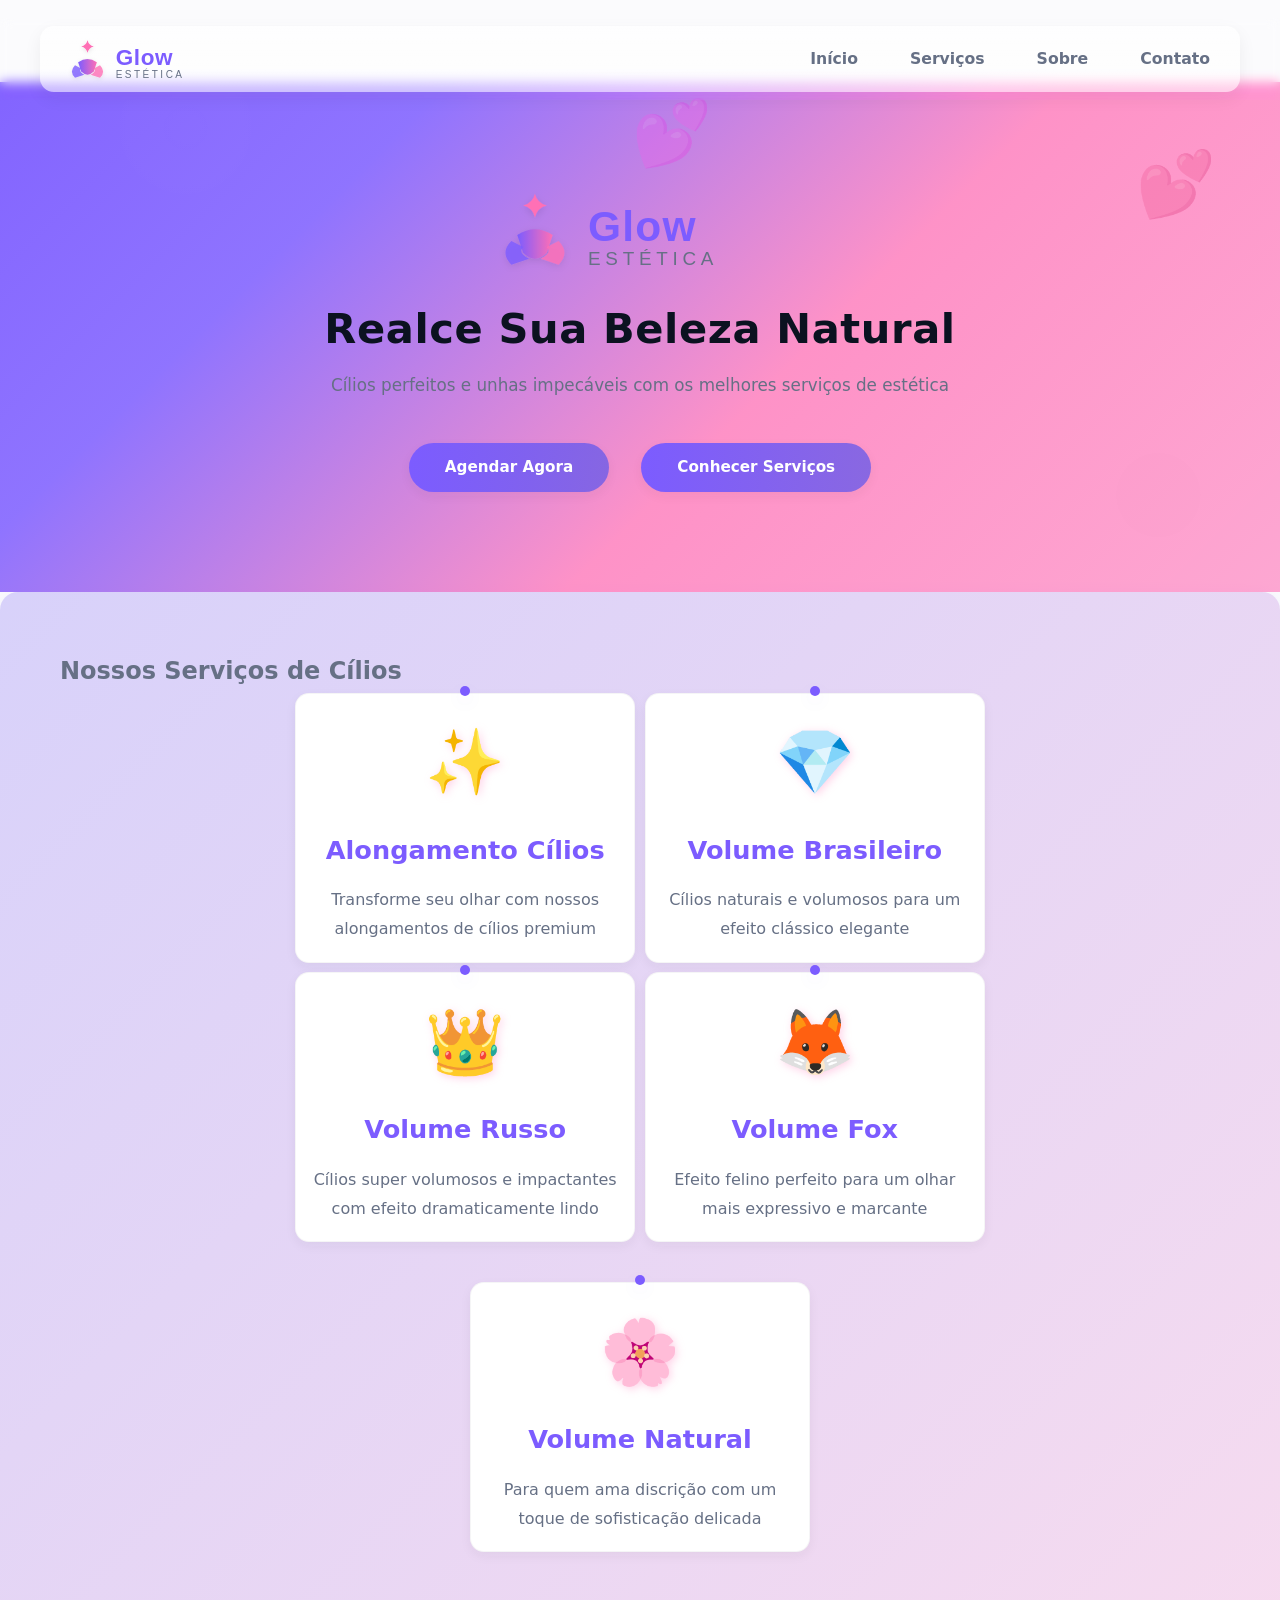
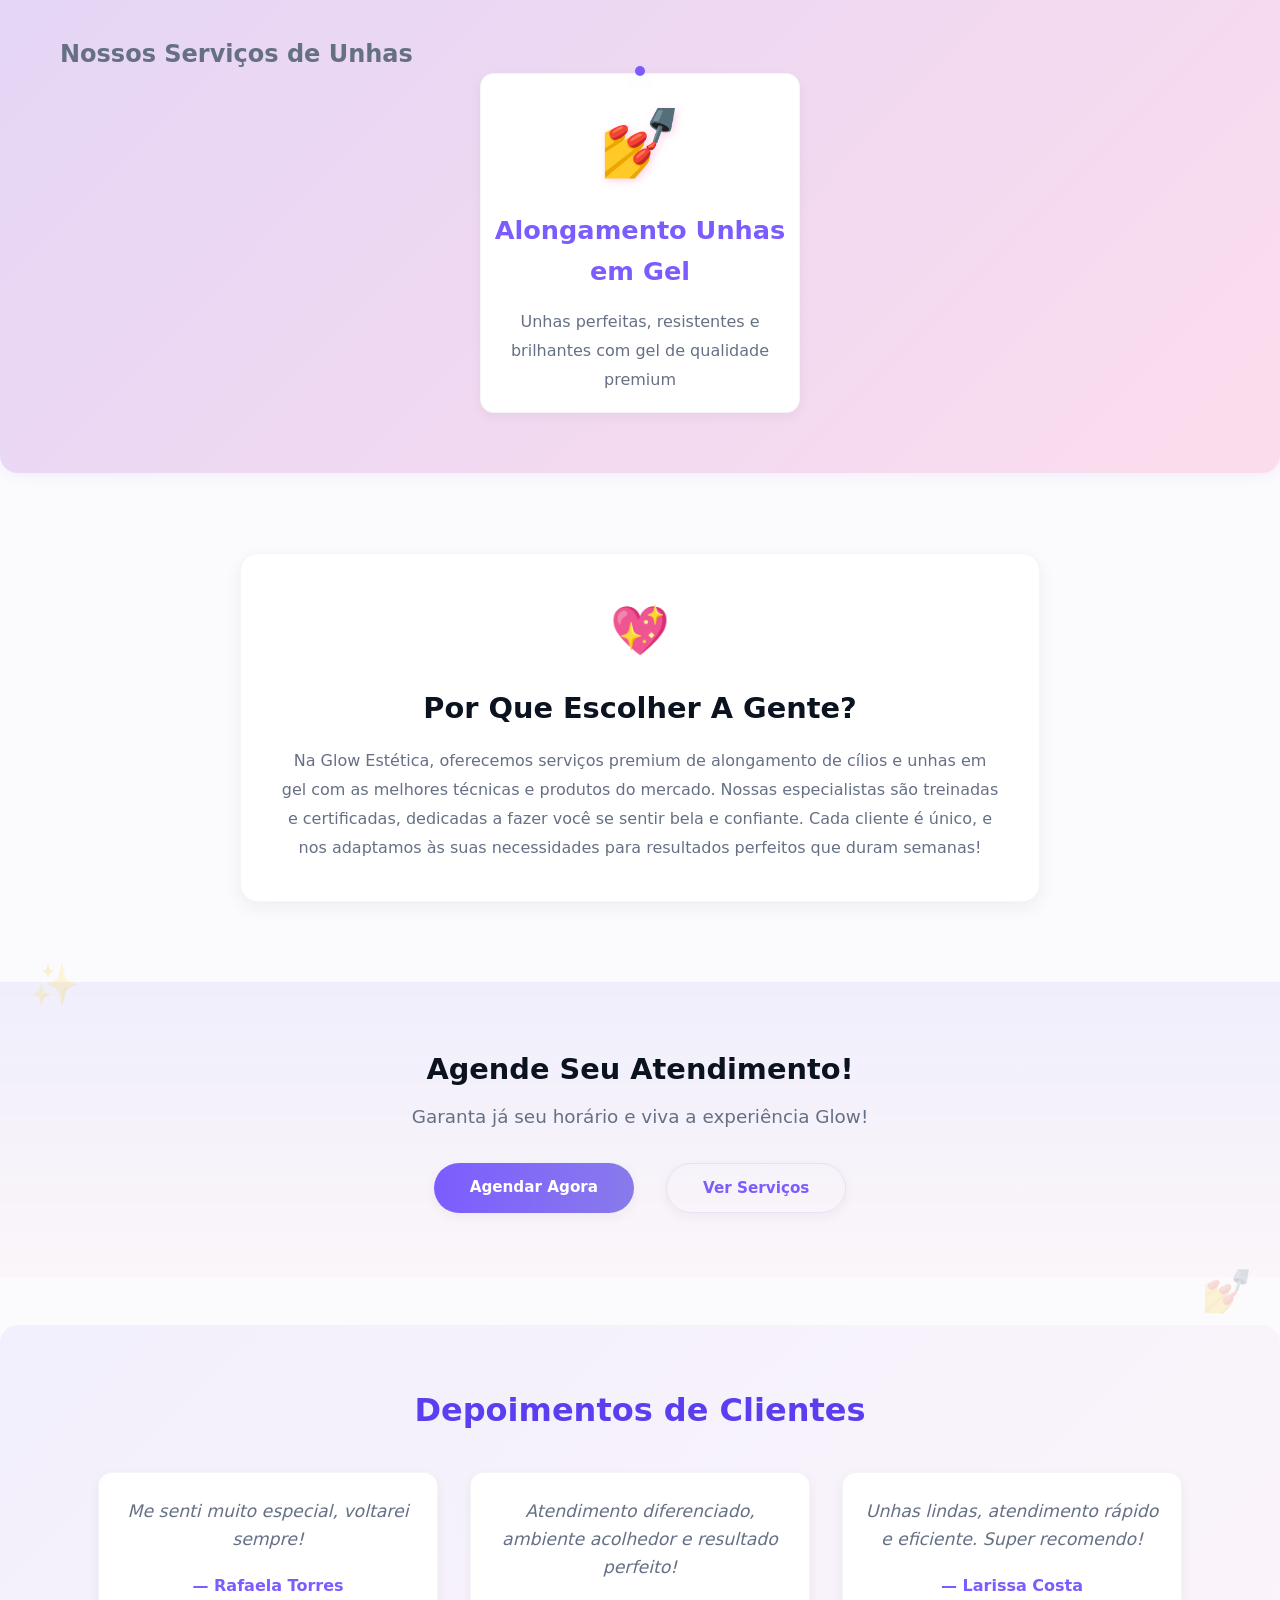
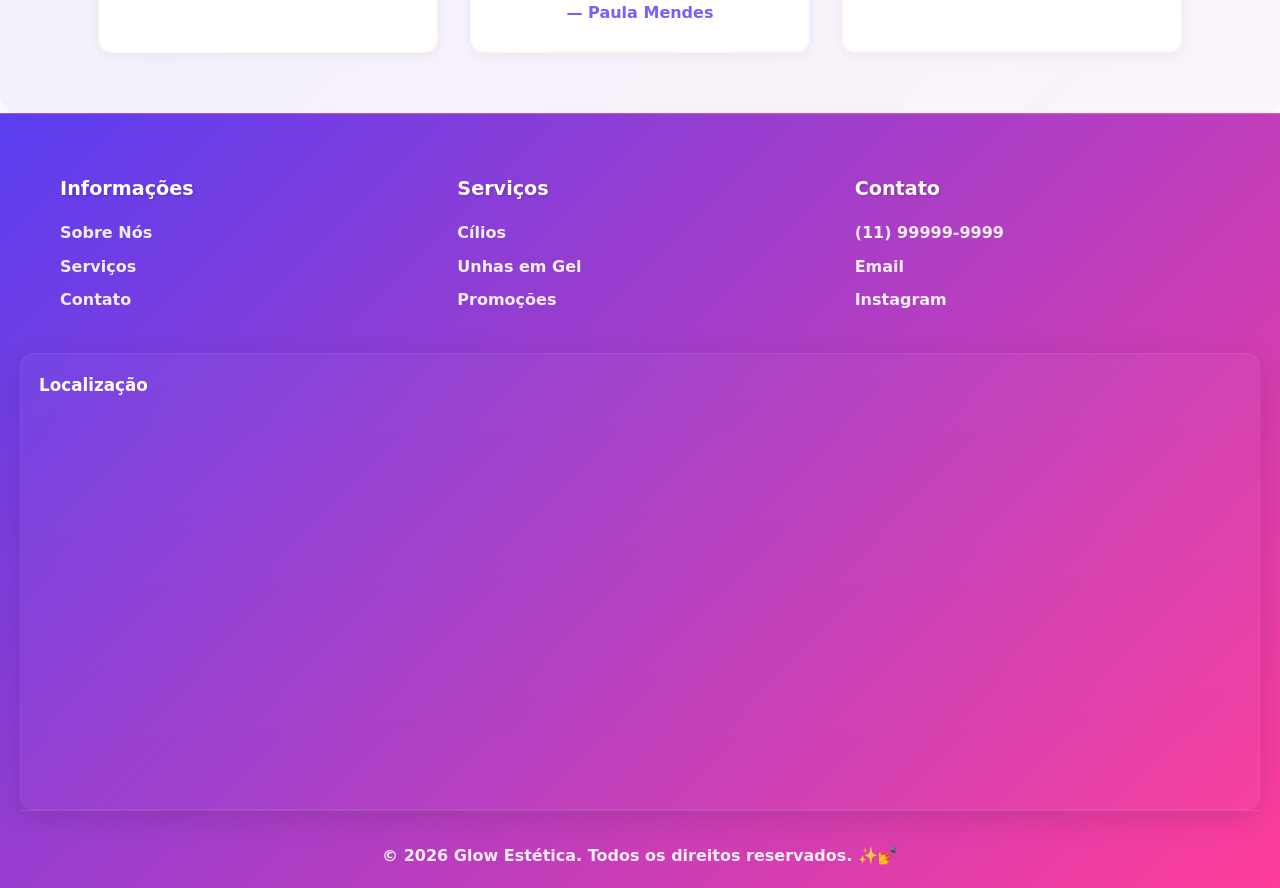
<file: index.html>
<!DOCTYPE html>
<html lang="pt-BR">
<head>
    <meta charset="UTF-8">
    <meta name="viewport" content="width=device-width, initial-scale=1.0">
    <title>Glow Estética - Cílios e Unhas em Gel</title>
    <link rel="icon" href="assets/favicon.svg" type="image/svg+xml">
    <link rel="apple-touch-icon" sizes="180x180" href="assets/apple-touch-icon.png">
    <link rel="icon" type="image/png" sizes="32x32" href="assets/favicon-32x32.png">
    <link rel="icon" type="image/png" sizes="16x16" href="assets/favicon-16x16.png">
    <link rel="mask-icon" href="assets/favicon.svg" color="#7c5cff">
    <meta name="theme-color" content="#ffffff">
    <!-- Open Graph / Social preview tags - replace social-preview.png and site URL with your production values -->
    <meta property="og:type" content="website">
    <meta property="og:title" content="Glow Estética - Cílios e Unhas em Gel">
    <meta property="og:description" content="Cílios perfeitos e unhas impecáveis. Agende seu atendimento na Glow Estética.">
    <meta property="og:image" content="https://serene-froyo-5292d0.netlify.app/assets/social-preview.png">
    <meta property="og:url" content="https://serene-froyo-5292d0.netlify.app">
    <meta property="og:locale" content="pt_BR">

    <!-- Twitter / Card -->
    <meta name="twitter:card" content="summary_large_image">
    <meta name="twitter:title" content="Glow Estética - Cílios e Unhas em Gel">
    <meta name="twitter:description" content="Cílios perfeitos e unhas impecáveis. Agende seu atendimento na Glow Estética.">
    <meta name="twitter:image" content="https://serene-froyo-5292d0.netlify.app/assets/social-preview.png">
    <link rel="stylesheet" href="css/styles.css">
</head>
<body>
    <!-- Navegação -->
    <nav class="navbar">
                <div class="container">
                        <div class="logo">
                                <a href="index.html" style="text-decoration: none; display: flex; align-items: center;">
                                        <svg xmlns="http://www.w3.org/2000/svg" viewBox="0 0 280 80" width="180" height="50">
                                            <defs>
                                                <linearGradient id="glowGradient" x1="0%" y1="0%" x2="100%" y2="0%">
                                                    <stop offset="0%" style="stop-color:#7c5cff; stop-opacity:1" />
                                                    <stop offset="100%" style="stop-color:#ff6fb5; stop-opacity:1" />
                                                </linearGradient>
                                                <filter id="softShadow" x="-10%" y="-10%" width="120%" height="120%">
                                                    <feDropShadow dx="0" dy="2" stdDeviation="3" flood-color="#222" flood-opacity="0.1"/>
                                                </filter>
                                            </defs>
                                            <g transform="translate(10, 10)" filter="url(#softShadow)">
                                                <path d="M30,0 Q32,8 40,10 Q32,12 30,20 Q28,12 20,10 Q28,8 30,0 Z" fill="#ff6fb5" />
                                                <path d="M15,35 Q30,25 45,35 L40,50 Q30,60 20,50 Z" fill="url(#glowGradient)" />
                                                <path d="M10,40 Q0,50 10,60 L25,55 Q15,50 20,45 Z" fill="#7c5cff" opacity="0.8" />
                                                <path d="M50,40 Q60,50 50,60 L35,55 Q45,50 40,45 Z" fill="#ff6fb5" opacity="0.8" />
                                            </g>
                                            <text x="85" y="50" font-family="Inter, sans-serif" font-weight="700" font-size="36" fill="#7c5cff" letter-spacing="1">Glow</text>
                                            <text x="85" y="70" font-family="Inter, sans-serif" font-weight="400" font-size="16" fill="#667085" letter-spacing="4" text-transform="uppercase">ESTÉTICA</text>
                                        </svg>
                                </a>
                        </div>
            <div class="hamburger" id="hamburger">
                <span></span>
                <span></span>
                <span></span>
            </div>
            <ul class="nav-menu" id="nav-menu">
                <li><a href="index.html">Início</a></li>
                <li><a href="servicos.html">Serviços</a></li>
                <li><a href="sobre.html">Sobre</a></li>
                <li><a href="contato.html">Contato</a></li>
            </ul>
        </div>
    </nav>

    <!-- Seção Hero -->
    <section class="hero" id="home">
        <div class="container">
            <div class="hero-content">
                                <div class="hero-logo" style="margin-bottom: 1.2rem; display: flex; justify-content: center;">
                                        <svg xmlns="http://www.w3.org/2000/svg" viewBox="0 0 280 80" width="180" height="50">
                                            <defs>
                                                <linearGradient id="glowGradient" x1="0%" y1="0%" x2="100%" y2="0%">
                                                    <stop offset="0%" style="stop-color:#7c5cff; stop-opacity:1" />
                                                    <stop offset="100%" style="stop-color:#ff6fb5; stop-opacity:1" />
                                                </linearGradient>
                                                <filter id="softShadow" x="-10%" y="-10%" width="120%" height="120%">
                                                    <feDropShadow dx="0" dy="2" stdDeviation="3" flood-color="#222" flood-opacity="0.1"/>
                                                </filter>
                                            </defs>
                                            <g transform="translate(10, 10)" filter="url(#softShadow)">
                                                <path d="M30,0 Q32,8 40,10 Q32,12 30,20 Q28,12 20,10 Q28,8 30,0 Z" fill="#ff6fb5" />
                                                <path d="M15,35 Q30,25 45,35 L40,50 Q30,60 20,50 Z" fill="url(#glowGradient)" />
                                                <path d="M10,40 Q0,50 10,60 L25,55 Q15,50 20,45 Z" fill="#7c5cff" opacity="0.8" />
                                                <path d="M50,40 Q60,50 50,60 L35,55 Q45,50 40,45 Z" fill="#ff6fb5" opacity="0.8" />
                                            </g>
                                            <text x="85" y="50" font-family="Inter, sans-serif" font-weight="700" font-size="36" fill="#7c5cff" letter-spacing="1">Glow</text>
                                            <text x="85" y="70" font-family="Inter, sans-serif" font-weight="400" font-size="16" fill="#667085" letter-spacing="4" text-transform="uppercase">ESTÉTICA</text>
                                        </svg>
                                </div>
                                <h1>Realce Sua Beleza Natural</h1>
                                <p>Cílios perfeitos e unhas impecáveis com os melhores serviços de estética</p>
                                <div class="hero-buttons" style="display: flex; gap: 1rem; justify-content: center; flex-wrap: wrap; margin-top: 1.2rem;">
                                        <a href="#agendamento" class="btn btn-primary">Agendar Agora</a>
                                        <a href="#features" class="btn btn-primary">Conhecer Serviços</a>
                                </div>
            </div>
        </div>
    </section>

    <!-- Seção de Serviços -->
    <section class="features" id="features">
        <div class="container">
            <h2>Nossos Serviços de Cílios</h2>
            <div class="features-grid" style="justify-content: center; max-width: 700px; margin: 0 auto; display: flex; flex-wrap: wrap; gap: 0.3rem;">
                <div class="feature-card" style="flex: 1 1 48%; max-width: 340px; min-width: 220px; margin: 0.15rem;">
                    <div class="feature-icon">✨</div>
                    <h3>Alongamento Cílios</h3>
                    <p>Transforme seu olhar com nossos alongamentos de cílios premium</p>
                </div>
                <div class="feature-card" style="flex: 1 1 48%; max-width: 340px; min-width: 220px; margin: 0.15rem;">
                    <div class="feature-icon">💎</div>
                    <h3>Volume Brasileiro</h3>
                    <p>Cílios naturais e volumosos para um efeito clássico elegante</p>
                </div>
                <div class="feature-card" style="flex: 1 1 48%; max-width: 340px; min-width: 220px; margin: 0.15rem;">
                    <div class="feature-icon">👑</div>
                    <h3>Volume Russo</h3>
                    <p>Cílios super volumosos e impactantes com efeito dramaticamente lindo</p>
                </div>
                <div class="feature-card" style="flex: 1 1 48%; max-width: 340px; min-width: 220px; margin: 0.15rem;">
                    <div class="feature-icon">🦊</div>
                    <h3>Volume Fox</h3>
                    <p>Efeito felino perfeito para um olhar mais expressivo e marcante</p>
                </div>
            </div>
            <div class="features-grid" style="justify-content: center; max-width: 350px; margin: 2.2rem auto 0 auto; display: flex;">
                <div class="feature-card" style="flex: 1 1 100%; max-width: 340px; min-width: 220px; margin: 0.15rem;">
                    <div class="feature-icon">🌸</div>
                    <h3>Volume Natural</h3>
                    <p>Para quem ama discrição com um toque de sofisticação delicada</p>
                </div>
            </div>
            
            <h2 style="margin-top: 80px;">Nossos Serviços de Unhas</h2>
            <div class="features-grid">
                <div class="feature-card">
                    <div class="feature-icon">💅</div>
                    <h3>Alongamento Unhas em Gel</h3>
                    <p>Unhas perfeitas, resistentes e brilhantes com gel de qualidade premium</p>
                </div>
            </div>
        </div>
    </section>

    <!-- Seção Sobre -->
    <section class="about" id="about">
        <div class="container">
            <div class="about-content">
                <h2>Por Que Escolher A Gente?</h2>
                <p>
                    Na Glow Estética, oferecemos serviços premium de alongamento de cílios e unhas em gel 
                    com as melhores técnicas e produtos do mercado. Nossas especialistas são treinadas e certificadas, 
                    dedicadas a fazer você se sentir bela e confiante. Cada cliente é único, e nos adaptamos às suas 
                    necessidades para resultados perfeitos que duram semanas!
                </p>
            </div>
        </div>
    </section>

    <!-- Seção CTA (Call-to-Action) -->
    <section class="cta" id="agendamento">
        <div class="container">
            <h2>Agende Seu Atendimento!</h2>
            <p style="font-size:1.15rem; margin-bottom:2rem; animation: fadeInUp 1.2s both 0.2s;">Garanta já seu horário e viva a experiência Glow!</p>
            <div class="cta-buttons">
                <a href="#" class="btn btn-primary" style="animation: fadeInUp 1.2s both 0.3s;">Agendar Agora</a>
                <a href="#features" class="btn btn-secondary" style="animation: fadeInUp 1.2s both 0.4s;">Ver Serviços</a>
            </div>
        </div>
        <!-- Detalhes decorativos animados já aplicados via CSS -->
    </section>

    <!-- Seção Depoimentos -->
    <section class="testimonials" id="testimonials">
        <div class="container">
            <h2>Depoimentos de Clientes</h2>
            <div class="testimonials-grid">
                <div class="testimonial-card">
                    <p class="testimonial-text">“Simplesmente amei o resultado dos meus cílios! Atendimento impecável e ambiente super aconchegante.”</p>
                    <span class="testimonial-author">— Mariana Souza</span>
                </div>
                <div class="testimonial-card">
                    <p class="testimonial-text">“Minhas unhas ficaram perfeitas e duraram semanas. Recomendo de olhos fechados!”</p>
                    <span class="testimonial-author">— Camila Ribeiro</span>
                </div>
                <div class="testimonial-card">
                    <p class="testimonial-text">“Equipe muito atenciosa, trabalho delicado e de alta qualidade. Já virei cliente fiel!”</p>
                    <span class="testimonial-author">— Juliana Lima</span>
                </div>
            </div>
        </div>
    </section>

    <!-- Rodapé -->
    <footer class="footer" id="contact">
        <div class="container">
            <div class="footer-content">
                <div class="footer-section">
                    <h4>Informações</h4>
                    <ul>
                        <li><a href="#about">Sobre Nós</a></li>
                        <li><a href="#features">Serviços</a></li>
                        <li><a href="#contact">Contato</a></li>
                    </ul>
                </div>
                <div class="footer-section">
                    <h4>Serviços</h4>
                    <ul>
                        <li><a href="#features">Cílios</a></li>
                        <li><a href="#features">Unhas em Gel</a></li>
                        <li><a href="#features">Promoções</a></li>
                    </ul>
                </div>
                <div class="footer-section">
                    <h4>Contato</h4>
                    <ul>
                        <li><a href="tel:+5511999999999">(11) 99999-9999</a></li>
                        <li><a href="mailto:contato@glowestetica.com">Email</a></li>
                        <li><a href="#instagram">Instagram</a></li>
                    </ul>
                </div>
                <!-- localização map moved below to span full width -->
            </div>
            </div>

            <!-- Localização map: full-width block aligned with footer content -->
            <div class="footer-map">
                <h4>Localização</h4>
                <div class="map-responsive">
                    <iframe src="https://www.google.com/maps/embed?pb=!1m18!1m12!1m3!1d3553.4471710792322!2d-48.86984712353165!3d-27.047629598856396!2m3!1f0!2f0!3f0!3m2!1i1024!2i768!4f13.1!3m3!1m2!1s0x94df37ece180bed9%3A0x6d65d433746303e0!2sR.%20Quatro%20de%20Agosto%2C%2076%20-%20Centro%201%2C%20Brusque%20-%20SC%2C%2088356-480!5e0!3m2!1spt-BR!2sbr!4v1772977734569!5m2!1spt-BR!2sbr" allowfullscreen="" loading="lazy" referrerpolicy="no-referrer-when-downgrade"></iframe>
                </div>
            </div>

            <div class="footer-bottom">
                <p>&copy; 2026 Glow Estética. Todos os direitos reservados. ✨💅</p>
            </div>
        </div>
    </footer>

    <script>
        // Menu hambúrguer para mobile
        const hamburger = document.getElementById('hamburger');
        const navMenu = document.getElementById('nav-menu');

        hamburger.addEventListener('click', () => {
            navMenu.classList.toggle('active');
            hamburger.classList.toggle('active');
        });

        // Fechar menu ao clicar em um link
        document.querySelectorAll('.nav-menu a').forEach(link => {
            link.addEventListener('click', () => {
                navMenu.classList.remove('active');
                hamburger.classList.remove('active');
            });
        });

        // Fechar menu ao rolar a página
        window.addEventListener('scroll', () => {
            if (navMenu.classList.contains('active')) {
                navMenu.classList.remove('active');
                hamburger.classList.remove('active');
            }
        });
    </script>
    <script src="scripts/depoimentos.js"></script>
</body>
</html>
</file>
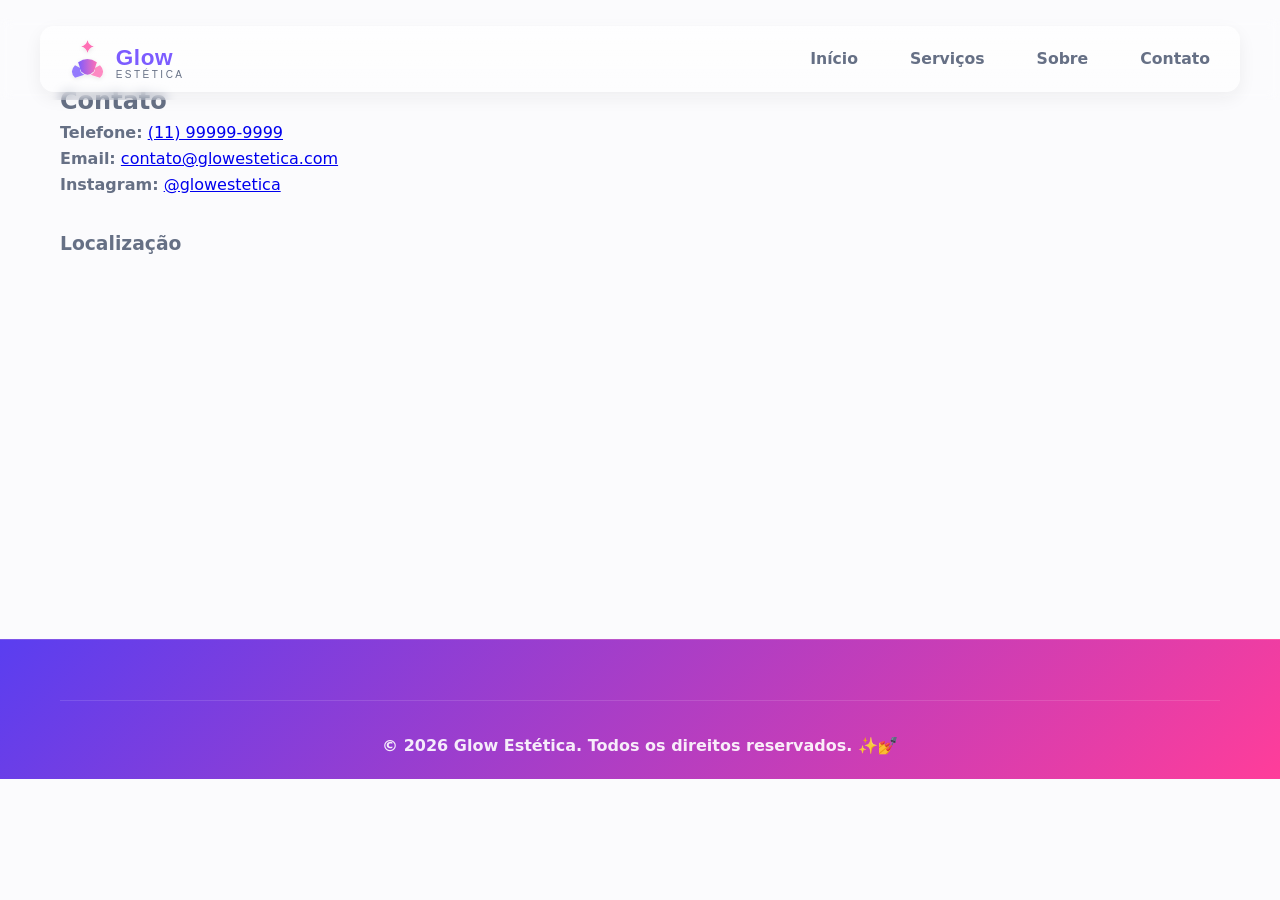
<file: contato.html>
<!DOCTYPE html>
<html lang="pt-BR">
<head>
    <meta charset="UTF-8">
    <meta name="viewport" content="width=device-width, initial-scale=1.0">
    <title>Glow Estética - Contato</title>
    <link rel="icon" href="assets/favicon.svg" type="image/svg+xml">
    <link rel="apple-touch-icon" sizes="180x180" href="assets/apple-touch-icon.png">
    <link rel="icon" type="image/png" sizes="32x32" href="assets/favicon-32x32.png">
    <link rel="icon" type="image/png" sizes="16x16" href="assets/favicon-16x16.png">
    <link rel="mask-icon" href="assets/favicon.svg" color="#7c5cff">
    <link rel="stylesheet" href="css/styles.css">
</head>
<body>
    <nav class="navbar">
        <div class="container">
                        <div class="logo">
                                <a href="index.html" style="text-decoration: none; display: flex; align-items: center;">
                                        <svg xmlns="http://www.w3.org/2000/svg" viewBox="0 0 280 80" width="180" height="50">
                                            <defs>
                                                <linearGradient id="glowGradient" x1="0%" y1="0%" x2="100%" y2="0%">
                                                    <stop offset="0%" style="stop-color:#7c5cff; stop-opacity:1" />
                                                    <stop offset="100%" style="stop-color:#ff6fb5; stop-opacity:1" />
                                                </linearGradient>
                                                <filter id="softShadow" x="-10%" y="-10%" width="120%" height="120%">
                                                    <feDropShadow dx="0" dy="2" stdDeviation="3" flood-color="#222" flood-opacity="0.1"/>
                                                </filter>
                                            </defs>
                                            <g transform="translate(10, 10)" filter="url(#softShadow)">
                                                <path d="M30,0 Q32,8 40,10 Q32,12 30,20 Q28,12 20,10 Q28,8 30,0 Z" fill="#ff6fb5" />
                                                <path d="M15,35 Q30,25 45,35 L40,50 Q30,60 20,50 Z" fill="url(#glowGradient)" />
                                                <path d="M10,40 Q0,50 10,60 L25,55 Q15,50 20,45 Z" fill="#7c5cff" opacity="0.8" />
                                                <path d="M50,40 Q60,50 50,60 L35,55 Q45,50 40,45 Z" fill="#ff6fb5" opacity="0.8" />
                                            </g>
                                            <text x="85" y="50" font-family="Inter, sans-serif" font-weight="700" font-size="36" fill="#7c5cff" letter-spacing="1">Glow</text>
                                            <text x="85" y="70" font-family="Inter, sans-serif" font-weight="400" font-size="16" fill="#667085" letter-spacing="4" text-transform="uppercase">ESTÉTICA</text>
                                        </svg>
                                </a>
                        </div>
            <ul class="nav-menu">
                <li><a href="index.html">Início</a></li>
                <li><a href="servicos.html">Serviços</a></li>
                <li><a href="sobre.html">Sobre</a></li>
                <li><a href="contato.html">Contato</a></li>
            </ul>
        </div>
    </nav>
    <section class="contact" id="contact">
        <div class="container">
            <h2>Contato</h2>
            <ul style="list-style:none; padding:0;">
                <li><strong>Telefone:</strong> <a href="tel:+5511999999999">(11) 99999-9999</a></li>
                <li><strong>Email:</strong> <a href="mailto:contato@glowestetica.com">contato@glowestetica.com</a></li>
                <li><strong>Instagram:</strong> <a href="#instagram">@glowestetica</a></li>
            </ul>
            <h3 style="margin-top:2rem;">Localização</h3>
            <div class="map-responsive">
                <iframe src="https://www.google.com/maps/embed?pb=!1m18!1m12!1m3!1d3553.4471710792322!2d-48.86984712353165!3d-27.047629598856396!2m3!1f0!2f0!3f0!3m2!1i1024!2i768!4f13.1!3m3!1m2!1s0x94df37ece180bed9%3A0x6d65d433746303e0!2sR.%20Quatro%20de%20Agosto%2C%2076%20-%20Centro%201%2C%20Brusque%20-%20SC%2C%2088356-480!5e0!3m2!1spt-BR!2sbr!4v1772977734569!5m2!1spt-BR!2sbr" allowfullscreen="" loading="lazy" referrerpolicy="no-referrer-when-downgrade"></iframe>
            </div>
        </div>
    </section>
    <footer class="footer">
        <div class="container">
            <div class="footer-bottom">
                <p>&copy; 2026 Glow Estética. Todos os direitos reservados. ✨💅</p>
            </div>
        </div>
    </footer>
</body>
</html>
</file>
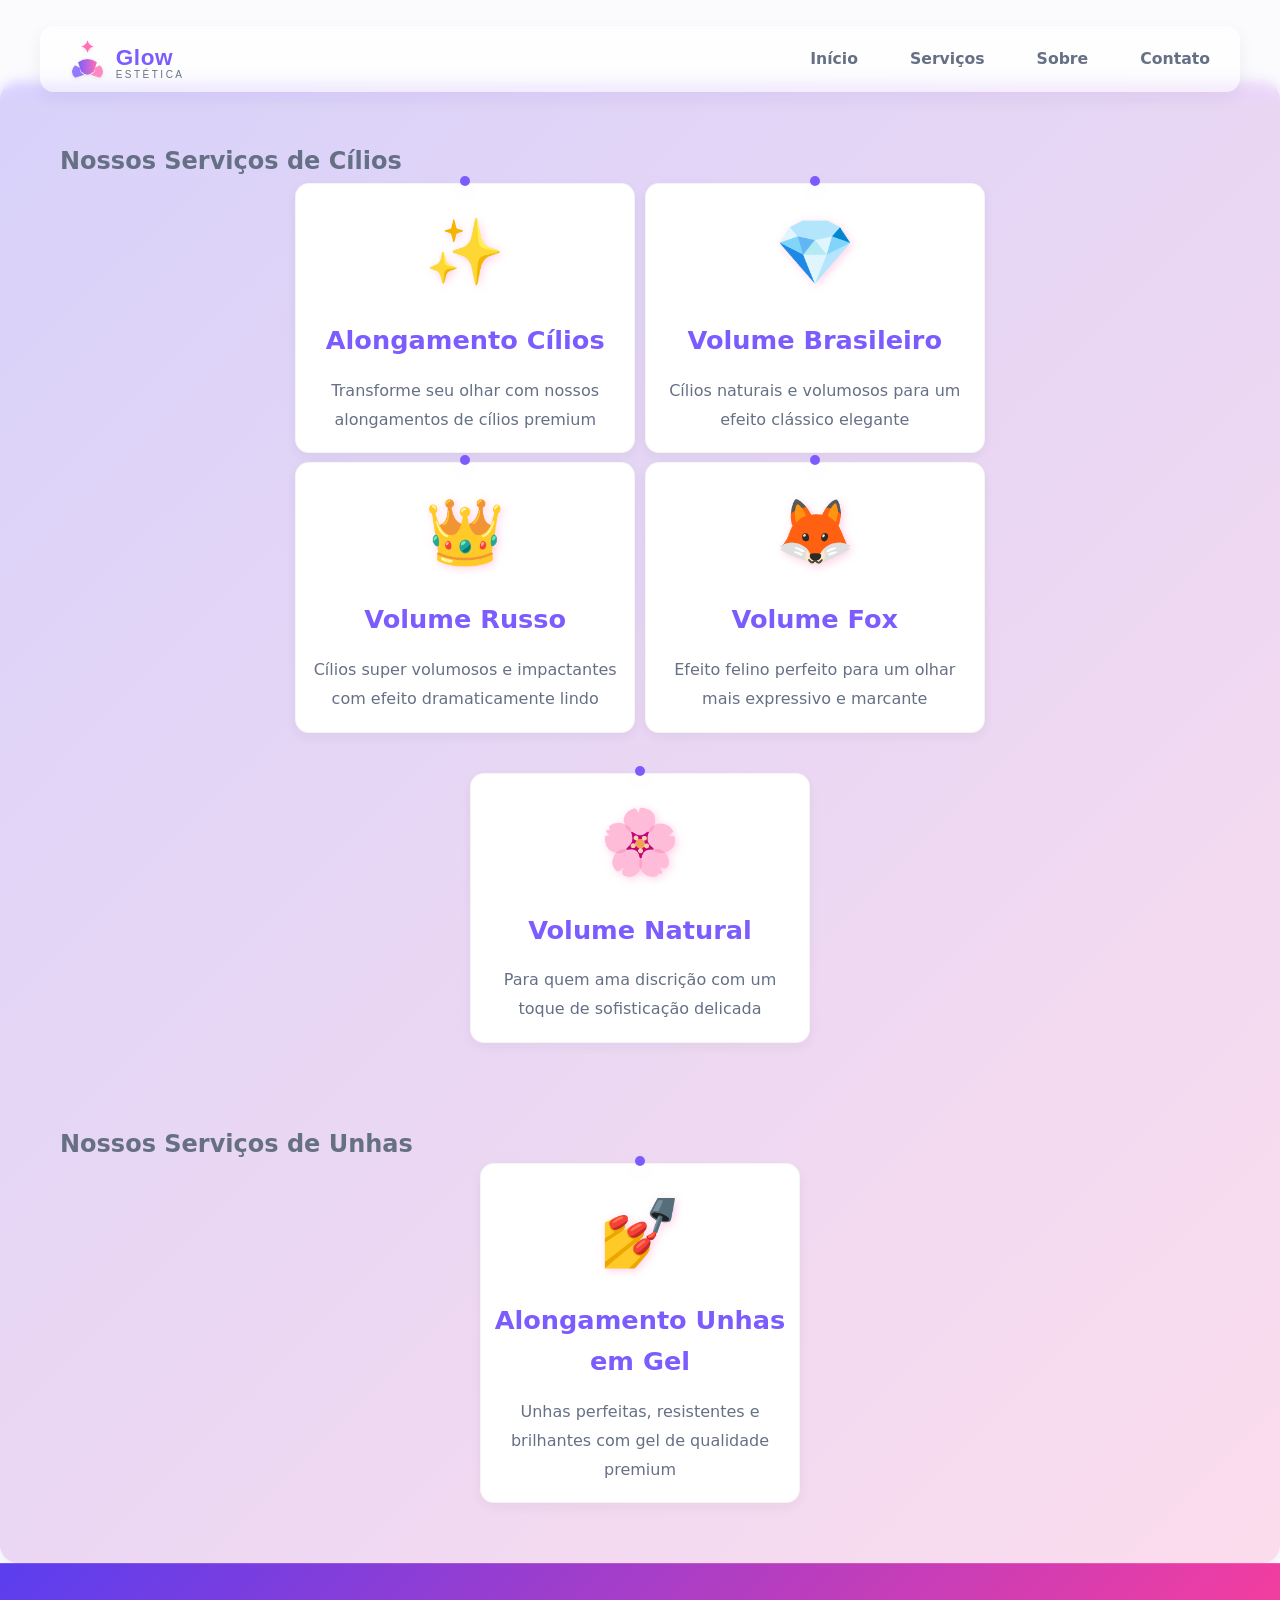
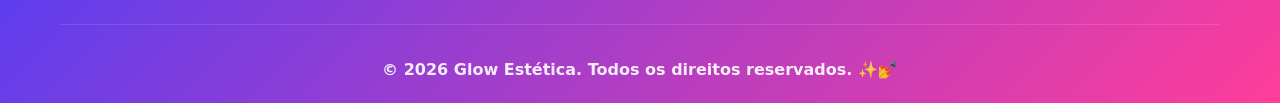
<file: servicos.html>
<!DOCTYPE html>
<html lang="pt-BR">
<head>
    <meta charset="UTF-8">
    <meta name="viewport" content="width=device-width, initial-scale=1.0">
    <title>Glow Estética - Serviços</title>
    <link rel="icon" href="assets/favicon.svg" type="image/svg+xml">
    <link rel="apple-touch-icon" sizes="180x180" href="assets/apple-touch-icon.png">
    <link rel="icon" type="image/png" sizes="32x32" href="assets/favicon-32x32.png">
    <link rel="icon" type="image/png" sizes="16x16" href="assets/favicon-16x16.png">
    <link rel="mask-icon" href="assets/favicon.svg" color="#7c5cff">
    <link rel="stylesheet" href="css/styles.css">
</head>
<body>
    <nav class="navbar">
        <div class="container">
                        <div class="logo">
                                <a href="index.html" style="text-decoration: none; display: flex; align-items: center;">
                                        <svg xmlns="http://www.w3.org/2000/svg" viewBox="0 0 280 80" width="180" height="50">
                                            <defs>
                                                <linearGradient id="glowGradient" x1="0%" y1="0%" x2="100%" y2="0%">
                                                    <stop offset="0%" style="stop-color:#7c5cff; stop-opacity:1" />
                                                    <stop offset="100%" style="stop-color:#ff6fb5; stop-opacity:1" />
                                                </linearGradient>
                                                <filter id="softShadow" x="-10%" y="-10%" width="120%" height="120%">
                                                    <feDropShadow dx="0" dy="2" stdDeviation="3" flood-color="#222" flood-opacity="0.1"/>
                                                </filter>
                                            </defs>
                                            <g transform="translate(10, 10)" filter="url(#softShadow)">
                                                <path d="M30,0 Q32,8 40,10 Q32,12 30,20 Q28,12 20,10 Q28,8 30,0 Z" fill="#ff6fb5" />
                                                <path d="M15,35 Q30,25 45,35 L40,50 Q30,60 20,50 Z" fill="url(#glowGradient)" />
                                                <path d="M10,40 Q0,50 10,60 L25,55 Q15,50 20,45 Z" fill="#7c5cff" opacity="0.8" />
                                                <path d="M50,40 Q60,50 50,60 L35,55 Q45,50 40,45 Z" fill="#ff6fb5" opacity="0.8" />
                                            </g>
                                            <text x="85" y="50" font-family="Inter, sans-serif" font-weight="700" font-size="36" fill="#7c5cff" letter-spacing="1">Glow</text>
                                            <text x="85" y="70" font-family="Inter, sans-serif" font-weight="400" font-size="16" fill="#667085" letter-spacing="4" text-transform="uppercase">ESTÉTICA</text>
                                        </svg>
                                </a>
                        </div>
            <ul class="nav-menu">
                <li><a href="index.html">Início</a></li>
                <li><a href="servicos.html">Serviços</a></li>
                <li><a href="sobre.html">Sobre</a></li>
                <li><a href="contato.html">Contato</a></li>
            </ul>
        </div>
    </nav>
    <section class="features" id="features">
        <div class="container">
            <h2>Nossos Serviços de Cílios</h2>
            <div class="features-grid" style="justify-content: center; max-width: 700px; margin: 0 auto; display: flex; flex-wrap: wrap; gap: 0.3rem;">
                <div class="feature-card" style="flex: 1 1 48%; max-width: 340px; min-width: 220px; margin: 0.15rem;">
                    <div class="feature-icon">✨</div>
                    <h3>Alongamento Cílios</h3>
                    <p>Transforme seu olhar com nossos alongamentos de cílios premium</p>
                </div>
                <div class="feature-card" style="flex: 1 1 48%; max-width: 340px; min-width: 220px; margin: 0.15rem;">
                    <div class="feature-icon">💎</div>
                    <h3>Volume Brasileiro</h3>
                    <p>Cílios naturais e volumosos para um efeito clássico elegante</p>
                </div>
                <div class="feature-card" style="flex: 1 1 48%; max-width: 340px; min-width: 220px; margin: 0.15rem;">
                    <div class="feature-icon">👑</div>
                    <h3>Volume Russo</h3>
                    <p>Cílios super volumosos e impactantes com efeito dramaticamente lindo</p>
                </div>
                <div class="feature-card" style="flex: 1 1 48%; max-width: 340px; min-width: 220px; margin: 0.15rem;">
                    <div class="feature-icon">🦊</div>
                    <h3>Volume Fox</h3>
                    <p>Efeito felino perfeito para um olhar mais expressivo e marcante</p>
                </div>
            </div>
            <div class="features-grid" style="justify-content: center; max-width: 350px; margin: 2.2rem auto 0 auto; display: flex;">
                <div class="feature-card" style="flex: 1 1 100%; max-width: 340px; min-width: 220px; margin: 0.15rem;">
                    <div class="feature-icon">🌸</div>
                    <h3>Volume Natural</h3>
                    <p>Para quem ama discrição com um toque de sofisticação delicada</p>
                </div>
            </div>
            <h2 style="margin-top: 80px;">Nossos Serviços de Unhas</h2>
            <div class="features-grid">
                <div class="feature-card">
                    <div class="feature-icon">💅</div>
                    <h3>Alongamento Unhas em Gel</h3>
                    <p>Unhas perfeitas, resistentes e brilhantes com gel de qualidade premium</p>
                </div>
            </div>
        </div>
    </section>
    <footer class="footer">
        <div class="container">
            <div class="footer-bottom">
                <p>&copy; 2026 Glow Estética. Todos os direitos reservados. ✨💅</p>
            </div>
        </div>
    </footer>
</body>
</html>
</file>
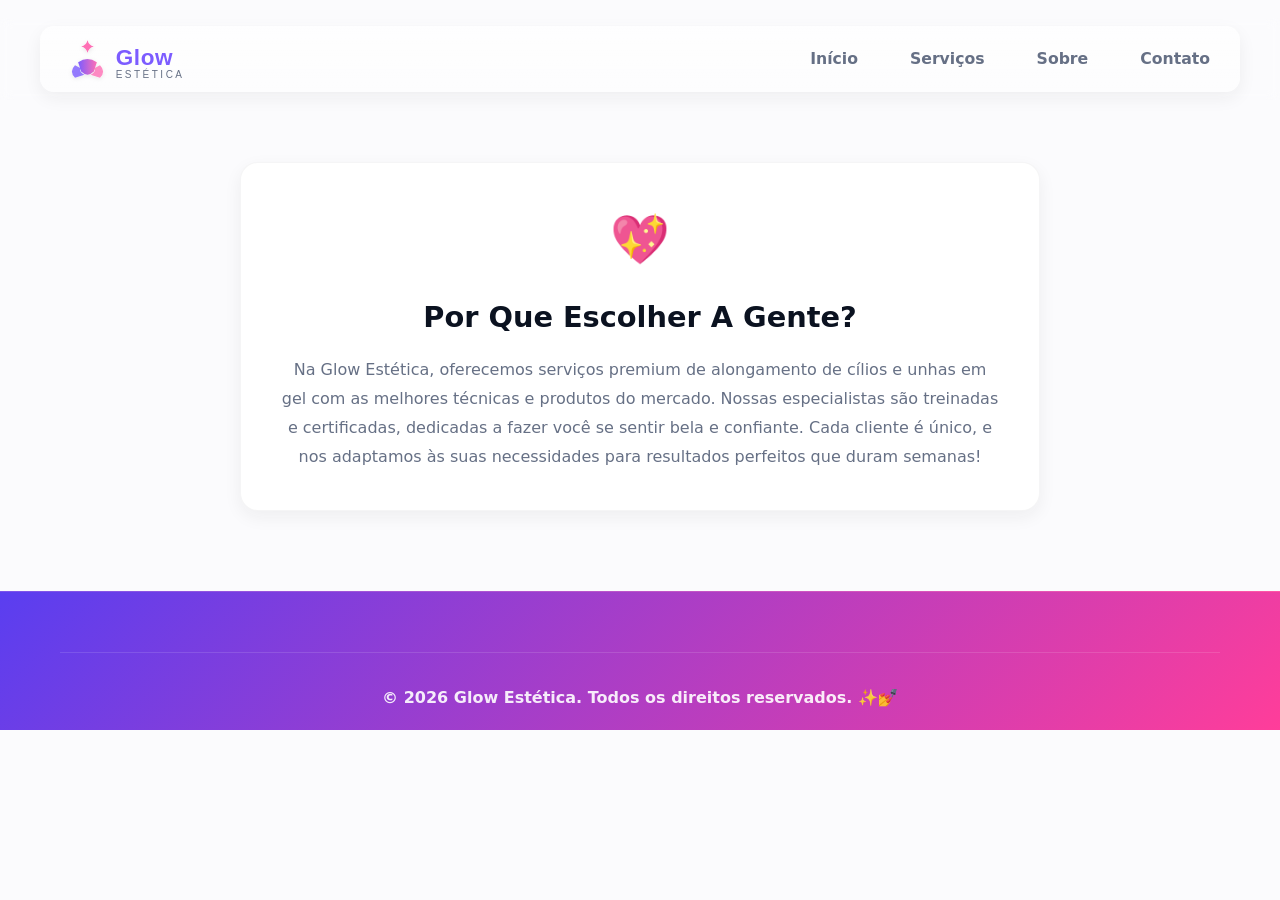
<file: sobre.html>
<!DOCTYPE html>
<html lang="pt-BR">
<head>
    <meta charset="UTF-8">
    <meta name="viewport" content="width=device-width, initial-scale=1.0">
    <title>Glow Estética - Sobre</title>
    <link rel="icon" href="assets/favicon.svg" type="image/svg+xml">
    <link rel="apple-touch-icon" sizes="180x180" href="assets/apple-touch-icon.png">
    <link rel="icon" type="image/png" sizes="32x32" href="assets/favicon-32x32.png">
    <link rel="icon" type="image/png" sizes="16x16" href="assets/favicon-16x16.png">
    <link rel="mask-icon" href="assets/favicon.svg" color="#7c5cff">
    <link rel="stylesheet" href="css/styles.css">
</head>
<body>
    <nav class="navbar">
        <div class="container">
                        <div class="logo">
                                <a href="index.html" style="text-decoration: none; display: flex; align-items: center;">
                                        <svg xmlns="http://www.w3.org/2000/svg" viewBox="0 0 280 80" width="180" height="50">
                                            <defs>
                                                <linearGradient id="glowGradient" x1="0%" y1="0%" x2="100%" y2="0%">
                                                    <stop offset="0%" style="stop-color:#7c5cff; stop-opacity:1" />
                                                    <stop offset="100%" style="stop-color:#ff6fb5; stop-opacity:1" />
                                                </linearGradient>
                                                <filter id="softShadow" x="-10%" y="-10%" width="120%" height="120%">
                                                    <feDropShadow dx="0" dy="2" stdDeviation="3" flood-color="#222" flood-opacity="0.1"/>
                                                </filter>
                                            </defs>
                                            <g transform="translate(10, 10)" filter="url(#softShadow)">
                                                <path d="M30,0 Q32,8 40,10 Q32,12 30,20 Q28,12 20,10 Q28,8 30,0 Z" fill="#ff6fb5" />
                                                <path d="M15,35 Q30,25 45,35 L40,50 Q30,60 20,50 Z" fill="url(#glowGradient)" />
                                                <path d="M10,40 Q0,50 10,60 L25,55 Q15,50 20,45 Z" fill="#7c5cff" opacity="0.8" />
                                                <path d="M50,40 Q60,50 50,60 L35,55 Q45,50 40,45 Z" fill="#ff6fb5" opacity="0.8" />
                                            </g>
                                            <text x="85" y="50" font-family="Inter, sans-serif" font-weight="700" font-size="36" fill="#7c5cff" letter-spacing="1">Glow</text>
                                            <text x="85" y="70" font-family="Inter, sans-serif" font-weight="400" font-size="16" fill="#667085" letter-spacing="4" text-transform="uppercase">ESTÉTICA</text>
                                        </svg>
                                </a>
                        </div>
            <ul class="nav-menu">
                <li><a href="index.html">Início</a></li>
                <li><a href="servicos.html">Serviços</a></li>
                <li><a href="sobre.html">Sobre</a></li>
                <li><a href="contato.html">Contato</a></li>
            </ul>
        </div>
    </nav>
    <section class="about" id="about">
        <div class="container">
            <div class="about-content">
                <h2>Por Que Escolher A Gente?</h2>
                <p>
                    Na Glow Estética, oferecemos serviços premium de alongamento de cílios e unhas em gel 
                    com as melhores técnicas e produtos do mercado. Nossas especialistas são treinadas e certificadas, 
                    dedicadas a fazer você se sentir bela e confiante. Cada cliente é único, e nos adaptamos às suas 
                    necessidades para resultados perfeitos que duram semanas!
                </p>
            </div>
        </div>
    </section>
    <footer class="footer">
        <div class="container">
            <div class="footer-bottom">
                <p>&copy; 2026 Glow Estética. Todos os direitos reservados. ✨💅</p>
            </div>
        </div>
    </footer>
</body>
</html>
</file>
<file: css/styles.css>
/* Logo na seção hero */
.hero-logo svg {
    max-width: 340px;
    width: 100%;
    height: auto;
    display: block;
    margin: 0 auto;
}
.hero-logo {
    margin-bottom: 1.2rem;
    display: flex;
    justify-content: center;
    align-items: center;
    width: 100%;
    text-align: center;
    margin-left: 25px;
}

.hero-content {
    display: flex;
    flex-direction: column;
    align-items: center;
}
.hero-buttons {
    display: flex;
    gap: 1rem;
    justify-content: center;
    flex-wrap: wrap;
    margin-top: 1.2rem;
}
/* Variáveis CSS - Paleta suave e moderna */
:root {
    --primary-color: #7c5cff; /* richer violet */
    --accent-color: #ff6fb5; /* vivid pink accent */
    --primary-700: #5a3ef0;
    --accent-700: #ff3d9a;
    --muted: #667085; /* subdued text */
    --bg: #fbfbfd; /* very light */
    --card-bg: #ffffff;
    --glass: rgba(255,255,255,0.6);
    --shadow-soft: 0 6px 18px rgba(34, 34, 34, 0.06);
    --shadow-subtle: 0 4px 12px rgba(34,34,34,0.05);
    --radius-lg: 18px;
    --radius-md: 12px;
    --transition: all 220ms cubic-bezier(.2,.9,.3,1);
}

/* Reset e Estilos Globais */
* {
    margin: 0;
    padding: 0;
    box-sizing: border-box;
}

html {
    scroll-behavior: smooth;
}

body {
    font-family: Inter, ui-sans-serif, system-ui, -apple-system, 'Segoe UI', Roboto, 'Helvetica Neue', Arial;
    line-height: 1.6;
    color: var(--muted);
    background-color: var(--bg);
    -webkit-font-smoothing:antialiased;
    -moz-osx-font-smoothing:grayscale;
}

.container {
    max-width: 1200px;
    margin: 0 auto;
    padding: 0 20px;
}

/* Navegação */
.navbar {
    background-color: transparent;
    backdrop-filter: blur(6px) saturate(120%);
    position: sticky;
    top: 18px;
    z-index: 200;
    padding: 8px 0;
}

.navbar .container {
    display: flex;
    justify-content: space-between;
    align-items: center;
    padding: 0.5rem 20px;
    background: linear-gradient(180deg, rgba(255,255,255,0.7), rgba(255,255,255,0.55));
    border-radius: 14px;
    box-shadow: var(--shadow-soft);
}

/* Menu Hambúrguer */
.hamburger {
    display: none;
    flex-direction: column;
    cursor: pointer;
    gap: 4px;
}

.hamburger span {
    width: 25px;
    height: 3px;
    background-color: var(--accent-black);
    transition: var(--transition);
    border-radius: 2px;
}

.hamburger.active span:nth-child(1) {
    transform: rotate(45deg) translate(5px, 5px);
}

.hamburger.active span:nth-child(2) {
    opacity: 0;
}

.hamburger.active span:nth-child(3) {
    transform: rotate(-45deg) translate(7px, -6px);
}


.logo {
    display: flex;
    align-items: center;
}

.logo svg {
    max-width: 100%;
    height: auto;
    display: block;
}

.nav-menu {
    display: flex;
    list-style: none;
    gap: 2rem;
}

.nav-menu a {
    text-decoration: none;
    color: var(--muted);
    transition: var(--transition);
    font-weight: 600;
    font-size: 0.98rem;
    padding: 8px 10px;
    border-radius: 10px;
}

.nav-menu a:hover {
    color: var(--primary-color);
    background: rgba(108,92,231,0.06);
}

/* Seção Hero */
.hero {
    background: linear-gradient(135deg, rgba(124,92,255,0.95) 0%, rgba(124,92,255,0.85) 25%, rgba(255,111,181,0.75) 60%, rgba(255,111,181,0.6) 100%);
    color: #0f172a;
    padding: 100px 20px;
    text-align: center;
    position: relative;
    overflow: visible;
}

.hero::after {
    /* subtle overlay to reduce banding and soften transition */
    content: '';
    position: absolute;
    inset: 0;
    background-image: radial-gradient(circle at 10% 10%, rgba(255,255,255,0.03), transparent 10%), radial-gradient(circle at 90% 90%, rgba(0,0,0,0.02), transparent 12%);
    pointer-events: none;
    mix-blend-mode: overlay;
}

.hero::before {
    content: '💕';
    position: absolute;
    top: 10%;
    right: 5%;
    font-size: 4rem;
    opacity: 0.3;
    animation: float 3s ease-in-out infinite;
}

.hero::after {
    content: '💕';
    position: absolute;
    bottom: 10%;
    left: 5%;
    font-size: 4rem;
    opacity: 0.3;
    animation: float 3s ease-in-out infinite 0.5s;
}

@keyframes float {
    0%, 100% {
        transform: translateY(0);
    }
    50% {
        transform: translateY(-20px);
    }
}

.hero-content h1 {
    font-size: 2.6rem;
    margin-bottom: 0.6rem;
    animation: slideDown 0.6s ease-out;
    font-weight: 700;
    letter-spacing: 0.6px;
    color: #0b1220;
}

.hero-content p {
    font-size: 1.05rem;
    margin-bottom: 1.6rem;
    animation: slideUp 0.6s ease-out;
    font-weight: 500;
    color: var(--muted);
}

@keyframes slideDown {
    from {
        opacity: 0;
        transform: translateY(-20px);
    }
    to {
        opacity: 1;
        transform: translateY(0);
    }
}

@keyframes slideUp {
    from {
        opacity: 0;
        transform: translateY(20px);
    }
    to {
        opacity: 1;
        transform: translateY(0);
    }
}

/* Botões */
.btn {
    display: inline-block;
    padding: 12px 36px;
    margin: 0 8px;
    border: none;
    border-radius: 28px;
    font-size: 0.95rem;
    font-weight: 600;
    cursor: pointer;
    transition: var(--transition);
    text-decoration: none;
    box-shadow: var(--shadow-subtle);
    position: relative;
    overflow: hidden; /* allow sheen pseudo-element */
    z-index: 0;
}

.btn-primary {
    background: linear-gradient(90deg, var(--primary-color), rgba(108,92,231,0.8));
    color: #fff;
}

.btn-primary:hover {
    transform: translateY(-4px);
    box-shadow: 0 12px 30px rgba(108,92,231,0.12);
}

.btn-secondary {
    background: transparent;
    color: var(--primary-color);
    border: 1.5px solid rgba(108,92,231,0.12);
}

.btn-secondary:hover {
    background: rgba(108,92,231,0.04);
}

.btn-large {
    padding: 16px 44px;
    font-size: 1rem;
    min-width: 180px;
}

/* Seção de Recursos */
.feature-icon {
    font-size: 3.2rem;
    margin-bottom: 0.8rem;
    filter: drop-shadow(0 6px 18px rgba(15,18,32,0.06));
}
.feature-card h3 {
    font-size: 1.1rem;
    margin-bottom: 0.6rem;
    color: var(--primary-color);
    font-weight: 700;
}

.feature-card p {
    color: var(--muted);
    line-height: 1.7;
    font-weight: 500;
}

.feature-card {
    background-color: var(--card-bg);
    padding: 1.6rem;
    border-radius: var(--radius-lg);
    text-align: center;
    box-shadow: var(--shadow-subtle);
    transition: var(--transition);
    border: 1px solid rgba(15,18,32,0.04);
    position: relative;
}

.feature-card:hover {
    transform: translateY(-8px);
    box-shadow: 0 18px 40px rgba(15,18,32,0.06);
    background: linear-gradient(180deg, var(--card-bg) 0%, rgba(251,251,253,1) 100%);
}

.feature-card::before {
    content: '';
    position: absolute;
    top: -8px;
    left: 50%;
    transform: translateX(-50%);
    width: 10px;
    height: 10px;
    background-color: var(--primary-color);
    border-radius: 50%;
    box-shadow: 0 6px 18px rgba(108,92,231,0.08);
}

.feature-icon {
    font-size: 4rem;
    margin-bottom: 1rem;
    filter: drop-shadow(2px 2px 4px rgba(255, 105, 180, 0.3));
}

.feature-card h3 {
    font-size: 1.6rem;
    margin-bottom: 1rem;
    color: var(--primary-color);
    font-weight: 800;
}

.feature-card p {
    color: var(--text-color);
    line-height: 1.8;
    font-weight: 500;
}

/* Seção Sobre */
.about {
    padding: 80px 20px;
    background: transparent;
}

.about-content {
    max-width: 800px;
    margin: 0 auto;
    text-align: center;
    background-color: var(--card-bg);
    padding: 2.4rem;
    border-radius: var(--radius-lg);
    border: 1px solid rgba(15,18,32,0.04);
    box-shadow: var(--shadow-soft);
}

.about-content::before {
    content: '💖';
    display: block;
    font-size: 3rem;
    margin-bottom: 1rem;
}

.about-content h2 {
    font-size: 1.8rem;
    margin-bottom: 1rem;
    color: #0b1220;
    font-weight: 700;
}

.about-content p {
    font-size: 1rem;
    color: var(--muted);
    line-height: 1.8;
    font-weight: 500;
}

/* Seção CTA */
.cta {
    background: linear-gradient(180deg, rgba(108,92,231,0.08) 0%, rgba(253,121,168,0.04) 100%);
    color: #0b1220;
    padding: 64px 20px;
    text-align: center;
    position: relative;
    overflow: visible;
}

.cta::before,
.cta::after {
    content: '';
    position: absolute;
    width: 48px;
    height: 48px;
    opacity: 0.05;
}

.cta::before { top: 10%; left: 6%; }
.cta::after { bottom: 10%; right: 6%; }

.cta h2 {
    font-size: 1.8rem;
    margin-bottom: 0.6rem;
    font-weight: 700;
}

.cta p {
    font-size: 1rem;
    margin-bottom: 1rem;
    font-weight: 500;
    color: var(--muted);
}

.cta-buttons {
    display: flex;
    gap: 1rem;
    justify-content: center;
    flex-wrap: wrap;
}

.btn-whatsapp {
    /* metallic green base */
    background: linear-gradient(180deg, #2be77a 0%, #21c861 45%, #119a48 100%);
    color: #ffffff !important;
    border: 1px solid rgba(255,255,255,0.08);
    box-shadow: 0 10px 24px rgba(15, 120, 60, 0.16), inset 0 1px 0 rgba(255,255,255,0.06);
    position: relative;
    padding: 12px 36px;
    border-radius: 28px;
}
.btn-whatsapp::before {
    content: '';
    position: absolute;
    top: -10%;
    left: -75%;
    width: 50%;
    height: 120%;
    background: linear-gradient(120deg, rgba(255,255,255,0) 0%, rgba(255,255,255,0.45) 50%, rgba(255,255,255,0) 100%);
    transform: skewX(-25deg);
    pointer-events: none;
        animation: btn-sheen-sync 3.2s linear infinite;
}
.btn-whatsapp:hover {
    transform: translateY(-3px);
}

@keyframes btn-sheen-whatsapp {
    0% { left: -75%; opacity: 0; }
    10% { opacity: 1; }
    50% { left: 125%; opacity: 1; }
    90% { opacity: 0; }
    100% { left: 125%; opacity: 0; }
}

.btn-instagram {
    /* metallic rose/gold-ish gradient */
    background: linear-gradient(90deg, #ffd89b 0%, #ff9ab8 40%, #b06ab3 100%);
    color: #ffffff !important;
    border: 1px solid rgba(255,255,255,0.08) !important;
    box-shadow: 0 10px 24px rgba(150,40,120,0.12), inset 0 1px 0 rgba(255,255,255,0.06);
    position: relative;
    padding: 12px 36px;
    border-radius: 28px !important;
}
.btn-instagram::before {
    content: '';
    position: absolute;
    top: -10%;
    left: -75%;
    width: 55%;
    height: 120%;
    background: linear-gradient(120deg, rgba(255,255,255,0) 0%, rgba(255,255,255,0.5) 50%, rgba(255,255,255,0) 100%);
    transform: skewX(-20deg);
    pointer-events: none;
        animation: btn-sheen-sync 3.2s linear infinite;
}

@keyframes btn-sheen-instagram {
    0% { left: -75%; opacity: 0; }
    12% { opacity: 1; }
    52% { left: 125%; opacity: 1; }
    92% { opacity: 0; }
    100% { left: 125%; opacity: 0; }
}
    @keyframes btn-sheen-sync {
        0% { left: -75%; opacity: 0; }
        10% { opacity: 1; }
        50% { left: 125%; opacity: 1; }
        90% { opacity: 0; }
        100% { left: 125%; opacity: 0; }
    }

/* Rodapé */
.footer {
    /* stronger, darker gradient so footer content contrasts with page background */
    background: linear-gradient(135deg, var(--primary-700) 0%, var(--accent-700) 100%);
    color: #ffffff;
    padding: 60px 20px 20px;
    /* simple solid separator between content and footer */
    border-top: 1px solid rgba(255,255,255,0.12);
}

.footer-content {
    display: grid;
    grid-template-columns: repeat(auto-fit, minmax(200px, 1fr));
    gap: 2rem;
    margin-bottom: 2rem;
}

.footer-section h4 {
    margin-bottom: 1rem;
    color: #ffffff;
    font-weight: 800;
    font-size: 1.2rem;
    text-shadow: 1px 1px 3px rgba(0, 0, 0, 0.18);
}

.footer-section ul {
    list-style: none;
}

.footer-section ul li {
    margin-bottom: 0.5rem;
}

.footer-section a {
    color: rgba(255, 255, 255, 0.9);
    text-decoration: none;
    transition: var(--transition);
    font-weight: 600;
}

.footer-section a:hover {
    color: #ffffff;
    text-shadow: 1px 1px 0px rgba(0, 0, 0, 0.18);
}

.footer-bottom {
    border-top: 1px solid rgba(255,255,255,0.12);
    padding-top: 2rem;
    text-align: center;
    color: rgba(255, 255, 255, 0.9);
    font-weight: 600;
}

/* Responsividade */
@media (max-width: 1024px) {
    .container {
        padding: 0 15px;
    }

    .hero-content h1 {
        font-size: 2.8rem;
    }

    .hero-content p {
        font-size: 1.3rem;
    }

    .features-grid {
        grid-template-columns: repeat(auto-fit, minmax(280px, 1fr));
        gap: 1.5rem;
    }
}

@media (max-width: 768px) {
    .container {
        padding: 0 10px;
    }

    .hero {
        padding: 100px 20px;
    }

    .hero-content h1 {
        font-size: 2.2rem;
        letter-spacing: 1px;
    }

    .hero-content p {
        font-size: 1.1rem;
    }

    .hamburger {
        display: flex;
    }

    .nav-menu {
        flex-direction: column;
        gap: 0.8rem;
        text-align: center;
        background-color: var(--secondary-color);
        position: absolute;
        top: 100%;
        left: 0;
        right: 0;
        padding: 1rem;
        box-shadow: var(--shadow);
        opacity: 0;
        visibility: hidden;
        transform: translateY(-20px);
        transition: var(--transition);
    }

    .nav-menu.active {
        opacity: 1;
        visibility: visible;
        transform: translateY(0);
    }

    .features h2 {
        text-align: center;
        font-size: 2rem;
        margin-bottom: 2rem;
        color: var(--primary-700);
        font-weight: 700;
        background: linear-gradient(90deg, var(--primary-700), var(--accent-700));
        -webkit-background-clip: text;
        background-clip: text;
        color: transparent;
    }

    .features {
        padding: 60px 20px;
    }

    .about {
        padding: 60px 20px;
    }

    .cta {
        padding: 60px 20px;
    }

    .cta {
        background: linear-gradient(180deg, rgba(124,92,255,0.12) 0%, rgba(255,111,181,0.06) 100%);
        color: #0b1220;
        padding: 64px 20px;
        text-align: center;
        position: relative;
        overflow: visible;
    }

    .cta-buttons {
        flex-direction: column;
        align-items: center;
        gap: 0.8rem;
    }

    .features-grid {
        grid-template-columns: 1fr;
        gap: 1.5rem;
    }

    .feature-card {
        padding: 1.5rem;
    }

    .feature-icon {
        font-size: 3rem;
    }

    .hero::before,
    .hero::after {
        font-size: 2.5rem;
    }

    .footer-content {
        grid-template-columns: 1fr;
        gap: 1.5rem;
    }

    .footer-section {
        text-align: center;
    }
}

@media (max-width: 480px) {
    .container {
        padding: 0 8px;
    }

    .hero {
        padding: 80px 15px;
    }

    .hero-content h1 {
        font-size: 1.8rem;
        letter-spacing: 0.5px;
    }

    .hero-content p {
        font-size: 1rem;
    }

    .logo {
        font-size: 1.2rem;
    }

    .nav-menu {
        gap: 0.5rem;
        padding: 0.8rem;
    }

    .nav-menu a {
        font-size: 0.95rem;
    }

    .features h2,
    .about-content h2,
    .cta h2 {
        font-size: 1.8rem;
    }

    .features {
        padding: 50px 15px;
    }

    .about {
        padding: 50px 15px;
    }

    .cta {
        padding: 50px 15px;
    }

    .feature-card {
        padding: 1.2rem;
        border-radius: 25px;
    }

    .feature-icon {
        font-size: 2.5rem;
    }

    .feature-card h3 {
        font-size: 1.4rem;
    }

    .about-content {
        padding: 2rem;
        border-radius: 25px;
    }

    .about-content h2 {
        font-size: 2.2rem;
    }

    .about-content p {
        font-size: 1rem;
        line-height: 1.7;
    }

    .cta h2 {
        font-size: 2.5rem;
    }

    .cta p {
        font-size: 1.2rem;
    }

    .btn-large {
        padding: 12px 30px;
        font-size: 1rem;
    }

    .hero::before,
    .hero::after {
        font-size: 1.8rem;
        opacity: 0.2;
    }

    .footer {
        padding: 40px 15px 15px;
    }

    .footer-section h4 {
        font-size: 1.1rem;
    }

    .footer-section a {
        font-size: 0.9rem;
    }
}

/* Footer map block styling */
.footer-map {
    margin-top: 24px;
    padding: 18px;
    border-radius: 14px;
    background: linear-gradient(180deg, rgba(255,255,255,0.03), rgba(255,255,255,0.02));
    border: 1px solid rgba(255,255,255,0.06);
    box-shadow: 0 8px 30px rgba(5,8,20,0.12);
}
.footer-map h4 {
    margin: 0 0 12px 0;
    color: #ffffff;
    font-size: 1.05rem;
}
.map-responsive {
    position: relative;
    overflow: hidden;
    border-radius: 10px;
    height: 320px; /* slightly reduced default height */
}
.map-responsive iframe {
    position: absolute;
    top: 0;
    left: 0;
    width: 100%;
    height: 100%;
    border: 0;
}

@media (max-width: 768px) {
    .map-responsive { height: 220px; }
}

@media (min-width: 1200px) {
    .map-responsive { height: 380px; }
}

/* --- AJUSTES PARA SEÇÃO DE SERVIÇOS (FUNDO MAIS FORTE, GRID COLADO, CENTRALIZAÇÃO) --- */
.features {
    padding: 60px 20px;
    background: linear-gradient(135deg, rgba(90,62,240,0.22) 0%, rgba(255,61,154,0.16) 100%);
    border-radius: 18px;
    box-shadow: 0 2px 16px rgba(90,62,240,0.07);
}

.features-grid {
    display: grid;
    grid-template-columns: repeat(2, 1fr);
    gap: 0.3rem;
}

.feature-card {
    padding: 1.1rem 0.8rem;
    border-radius: 14px;
    max-width: 320px;
    margin: 0;
}

/* Centraliza a caixa sozinha na fileira */
.features-grid > .feature-card:only-child {
    grid-column: 1 / -1;
    justify-self: center;
}

/* Centraliza última caixa se número ímpar de serviços */
.features-grid > .feature-card:last-child:nth-child(odd) {
    grid-column: 1 / -1;
    justify-self: center;
}
/* --- FIM DOS AJUSTES --- */

/* --- Estilos para Depoimentos --- */
.testimonials {
    padding: 60px 20px;
    background: linear-gradient(135deg, rgba(124,92,255,0.07) 0%, rgba(255,111,181,0.05) 100%);
    border-radius: 18px;
    margin: 48px 0 0 0;
}

.testimonials h2 {
    text-align: center;
    font-size: 2rem;
    margin-bottom: 2.2rem;
    color: var(--primary-700);
    font-weight: 700;
}

.testimonials-grid {
    display: flex;
    flex-wrap: wrap;
    justify-content: center;
    gap: 2rem;
}

.testimonial-card {
    background: var(--card-bg);
    border-radius: 14px;
    box-shadow: var(--shadow-subtle);
    padding: 1.6rem 1.2rem;
    max-width: 340px;
    min-width: 220px;
    text-align: center;
    border: 1px solid rgba(15,18,32,0.04);
    display: flex;
    flex-direction: column;
    align-items: center;
}

.testimonial-text {
    font-size: 1.08rem;
    color: var(--muted);
    margin-bottom: 1.2rem;
    font-style: italic;
}

.testimonial-author {
    font-weight: 700;
    color: var(--primary-color);
    font-size: 1rem;
}
/* --- FIM DOS ESTILOS DEPOIMENTOS --- */

/* --- Animações e Detalhes para Enriquecer a Página --- */

@keyframes fadeInUp {
    0% {
        opacity: 0;
        transform: translateY(40px);
    }
    100% {
        opacity: 1;
        transform: translateY(0);
    }
}

@keyframes pulseShadow {
    0%, 100% {
        box-shadow: 0 4px 12px rgba(124,92,255,0.10);
    }
    50% {
        box-shadow: 0 8px 32px rgba(255,111,181,0.18);
    }
}

.features .feature-card,
.testimonials .testimonial-card {
    animation: fadeInUp 0.9s cubic-bezier(.2,.9,.3,1) both;
    animation-delay: 0.2s;
}

.testimonials .testimonial-card:hover,
.features .feature-card:hover {
    box-shadow: var(--shadow-subtle) !important;
    background: var(--card-bg) !important;
    color: inherit !important;
    opacity: 1 !important;
    filter: none !important;
    transform: none !important;
    animation: none !important;
    transition: none !important;
}

.features .feature-card {
    transition: transform 0.22s cubic-bezier(.2,.9,.3,1), box-shadow 0.22s;
}
.features .feature-card:hover {
    transform: translateY(-8px) scale(1.04) rotate(-1deg);
    box-shadow: 0 18px 40px rgba(255,111,181,0.13);
    animation: pulseShadow 1.2s infinite;
}

.cta {
    position: relative;
    overflow: visible;
}
.cta::before {
    content: '✨';
    position: absolute;
    top: -30px;
    left: 30px;
    font-size: 2.5rem;
    opacity: 0.18;
    animation: float 3.5s ease-in-out infinite;
}
.cta::after {
    content: '💅';
    position: absolute;
    bottom: -30px;
    right: 30px;
    font-size: 2.5rem;
    opacity: 0.18;
    animation: float 3.5s ease-in-out infinite 1.2s;
}

.testimonials .testimonial-card {
    transition: box-shadow 0.22s, transform 0.22s;
}
.testimonials .testimonial-card:hover {
    box-shadow: 0 12px 32px rgba(124,92,255,0.13);
    transform: scale(1.04) rotate(1deg);
    animation: pulseShadow 1.2s infinite;
}

/* Fade-in animado para títulos principais */
.features h2, .testimonials h2, .about-content h2, .cta h2 {
    animation: fadeInUp 1.1s cubic-bezier(.2,.9,.3,1) both;
    animation-delay: 0.1s;
}

/* --- FIM DOS DETALHES E ANIMAÇÕES --- */

/* Animação de slide para depoimentos */
.slide-out {
    animation: slideOutLeft 0.7s forwards;
}
.slide-in {
    animation: slideInRight 0.7s forwards;
}
@keyframes slideOutLeft {
    0% {
        opacity: 1;
        transform: translateX(0);
    }
    100% {
        opacity: 0;
        transform: translateX(-80px);
    }
}
@keyframes slideInRight {
    0% {
        opacity: 0;
        transform: translateX(80px);
    }
    100% {
        opacity: 1;
        transform: translateX(0);
    }
}

/* Animação de stack/camadas para depoimentos */
.stack-next {
    position: absolute;
    left: 0;
    top: 0;
    width: 100%;
    z-index: 3;
    opacity: 1;
    box-shadow: 0 8px 32px rgba(124,92,255,0.10);
    animation: stackIn 0.35s cubic-bezier(.7,.2,.3,1);
}
.stack-hide {
    z-index: 4;
    animation: stackOut 0.35s cubic-bezier(.7,.2,.3,1);
}
.testimonials-grid {
    position: relative;
}
.testimonial-card {
    position: relative;
    z-index: 2;
    background: var(--card-bg);
}
@keyframes stackIn {
    0% {
        opacity: 0;
        transform: scale(0.92) translateY(30px);
    }
    100% {
        opacity: 1;
        transform: scale(1) translateY(0);
    }
}
@keyframes stackOut {
    0% {
        opacity: 1;
        transform: scale(1) translateY(0);
    }
    100% {
        opacity: 0;
        transform: scale(1.08) translateY(-30px);
    }
}

/* Efeito de pilha para depoimentos */
.stack-pilha {
    position: absolute;
    left: 0;
    top: 0;
    width: 100%;
    pointer-events: none;
    box-shadow: 0 4px 16px rgba(124,92,255,0.07);
    background: var(--card-bg);
    border-radius: 14px;
    opacity: 0.6;
    z-index: 0;
    transition: none;
}

/* Efeito folha/caderno para depoimentos */
.stack-folha {
    position: absolute;
    left: 0;
    top: 0;
    width: 100%;
    pointer-events: none;
    box-shadow: 0 4px 16px rgba(124,92,255,0.07);
    background: var(--card-bg);
    border-radius: 14px;
    opacity: 1;
    z-index: 1;
    transition: none;
    animation: folhaAparece 0.4s cubic-bezier(.7,.2,.3,1);
}
.stack-arranca {
    z-index: 2;
    animation: folhaSome 0.4s cubic-bezier(.7,.2,.3,1);
}
.testimonials-grid {
    position: relative;
}
.testimonial-card {
    position: relative;
    z-index: 2;
    background: var(--card-bg);
    min-height: 170px;
    overflow: hidden;
}
@keyframes folhaAparece {
    0% {
        opacity: 0;
        transform: scale(0.98) translateY(20px) rotate(-2deg);
    }
    100% {
        opacity: 1;
        transform: scale(1) translateY(0) rotate(0);
    }
}
@keyframes folhaSome {
    0% {
        opacity: 1;
        transform: scale(1) translateY(0) rotate(0);
    }
    100% {
        opacity: 0;
        transform: scale(1.05) translateY(-60px) rotate(4deg);
    }
}

/* Efeito pilha de folhas para depoimentos sobrepostos */
.stack-folha-pilha {
    position: absolute;
    left: 0;
    top: 0;
    width: 100%;
    pointer-events: none;
    box-shadow: 0 4px 16px rgba(124,92,255,0.07);
    background: var(--card-bg);
    border-radius: 14px;
    opacity: 1;
    z-index: 1;
    transition: opacity 0.35s cubic-bezier(.7,.2,.3,1);
    padding: 1.6rem 1.2rem;
    min-height: 170px;
    display: flex;
    flex-direction: column;
    align-items: center;
}
.stack-arranca {
    z-index: 2;
    animation: folhaSome 0.4s cubic-bezier(.7,.2,.3,1);
}
.testimonials-grid {
    position: relative;
}
.testimonial-card {
    position: relative;
    z-index: 2;
    background: var(--card-bg);
    min-height: 170px;
    overflow: hidden;
}
@keyframes folhaSome {
    0% {
        opacity: 1;
        transform: scale(1) translateY(0) rotate(0);
    }
    100% {
        opacity: 0;
        transform: scale(1.05) translateY(-60px) rotate(4deg);
    }
}
</file>
